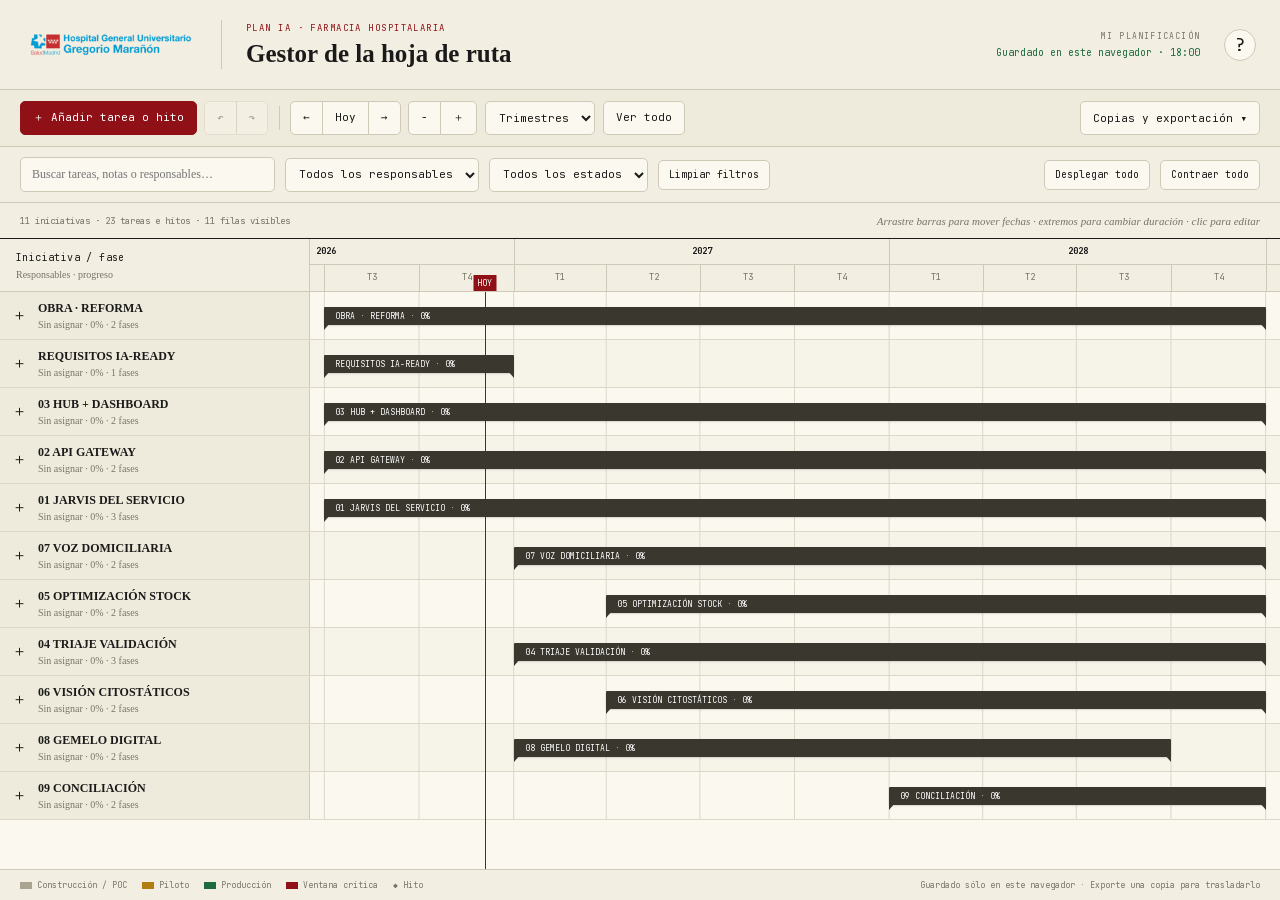
<file: gantt/index.html>
<!doctype html>
<html lang="es">
<head>
  <meta charset="utf-8">
  <meta name="viewport" content="width=device-width,initial-scale=1">
  <meta name="theme-color" content="#8f1117">
  <meta name="description" content="Gestor editable del cronograma del Plan IA de Farmacia HGUGM. Fechas, responsables, tareas e hitos con guardado local.">
  <title>Gestor Gantt · Farmacia HGUGM</title>
  <link rel="icon" href="../gm-icon.png">
  <link rel="stylesheet" href="./styles.css?v=gantt-1">
  <script type="module" src="./app.mjs?v=gantt-1"></script>
</head>
<body>
  <div id="loading" class="loading" role="status">Preparando su planificación…</div>
  <div id="application" class="application" hidden>
    <header class="app-header">
      <a href="../#sec-ruta" class="brand" title="Volver al informe"><img src="../logo-hgugm.png" alt="Hospital General Universitario Gregorio Marañón"></a>
      <div class="heading"><p class="eyebrow">Plan IA · Farmacia Hospitalaria</p><h1>Gestor de la hoja de ruta</h1></div>
      <div class="save-block"><span class="private-label">MI PLANIFICACIÓN</span><span id="saveStatus" role="status">Guardado local</span></div>
      <button id="helpButton" class="icon-button" aria-label="Ayuda del gestor" title="Ayuda">?</button>
    </header>

    <div class="toolbar" aria-label="Controles del cronograma">
      <button id="newButton" class="primary">＋ Añadir tarea o hito</button>
      <div class="button-group"><button id="undoButton" aria-label="Deshacer" title="Deshacer · Ctrl/⌘ Z">↶</button><button id="redoButton" aria-label="Rehacer" title="Rehacer · Ctrl/⌘ Mayús Z">↷</button></div>
      <span class="toolbar-divider"></span>
      <div class="button-group"><button id="panLeft" aria-label="Desplazar el calendario a la izquierda">←</button><button id="todayButton">Hoy</button><button id="panRight" aria-label="Desplazar el calendario a la derecha">→</button></div>
      <div class="button-group"><button id="zoomOut" aria-label="Alejar el diagrama">−</button><button id="zoomIn" aria-label="Acercar el diagrama">＋</button></div>
      <label class="sr-only" for="scaleSelect">Escala de tiempo</label><select id="scaleSelect"><option value="32">Días</option><option value="9">Semanas</option><option value="2.8">Meses</option><option value="0.9">Trimestres</option></select>
      <button id="fitButton">Ver todo</button>
      <div class="toolbar-spacer"></div>
      <details class="export-menu"><summary>Copias y exportación ▾</summary><div>
        <button id="exportButton">Descargar copia JSON</button><button id="csvButton">Exportar tabla CSV</button><button id="importButton">Importar una copia</button>
      </div></details>
      <input id="importFile" type="file" accept=".json,application/json" hidden>
    </div>

    <div class="filters">
      <label class="search"><span class="sr-only">Buscar tareas, notas o responsables</span><input id="searchInput" type="search" placeholder="Buscar tareas, notas o responsables…" autocomplete="off"></label>
      <label><span class="sr-only">Filtrar por responsable</span><select id="ownerFilter"><option value="">Todos los responsables</option></select></label>
      <label><span class="sr-only">Filtrar por estado</span><select id="statusFilter"><option value="">Todos los estados</option><option value="planificado">Planificado</option><option value="curso">En curso</option><option value="completado">Completado</option><option value="bloqueado">Bloqueado</option></select></label>
      <button id="clearFilters">Limpiar filtros</button>
      <div class="toolbar-spacer"></div><button id="expandButton">Desplegar todo</button><button id="collapseButton">Contraer todo</button>
    </div>
    <aside id="storageWarning" class="notice warning" hidden><span id="storageWarningText"></span><button id="recoverRaw">Descargar copia guardada</button><button id="acceptBase">Usar y guardar este plan</button></aside>
    <aside id="remoteNotice" class="notice warning" hidden><span>Otra pestaña ha guardado una versión diferente.</span><button id="loadRemote">Cargar sus cambios</button><button id="keepCurrent">Conservar esta versión</button></aside>
    <div class="board-meta"><span id="rowCount"></span><button id="conflictButton" class="conflict-button" hidden></button><span class="hint">Arrastre barras para mover fechas · extremos para cambiar duración · clic para editar</span></div>

    <main id="timelineViewport" class="timeline-viewport" tabindex="0" aria-label="Cronograma editable. Desplácese horizontalmente; pulse una barra para editarla.">
      <div id="surface" class="surface">
        <div class="calendar-header"><div class="corner"><span>Iniciativa / fase</span><small>Responsables · progreso</small></div><div id="timeAxis" class="time-axis"></div></div>
        <div id="rows"></div><svg id="dependenciesSvg" class="dependencies" aria-hidden="true"></svg><div id="todayLine" class="today-line" aria-hidden="true"></div>
      </div>
      <div id="emptyState" class="empty-state" hidden><h2>No hay elementos que mostrar</h2><p>Pruebe otro filtro o añada una tarea o un hito.</p></div>
    </main>
    <footer class="app-footer"><div class="legend" aria-label="Leyenda de fases"><span><i style="background:#aaa38f"></i>Construcción / POC</span><span><i style="background:#b07d10"></i>Piloto</span><span><i style="background:#1d6b3f"></i>Producción</span><span><i style="background:#8f1117"></i>Ventana crítica</span><span>◆ Hito</span></div><span>Guardado sólo en este navegador · Exporte una copia para trasladarlo</span></footer>
  </div>

  <dialog id="editorDialog" class="editor-dialog" aria-labelledby="editorHeading">
    <form id="taskForm">
      <div class="dialog-header"><div><p class="eyebrow">Ficha del cronograma</p><h2 id="editorHeading">Nuevo elemento</h2></div><button type="button" id="closeEditor" class="icon-button" aria-label="Cerrar ficha">×</button></div>
      <div class="dialog-body">
        <div id="formError" class="form-error" role="alert" hidden></div>
        <label>Título<input id="taskTitle" name="title" required maxlength="300" autocomplete="off"></label>
        <div class="form-grid"><label>Tipo<select id="taskType"><option value="task">Tarea / fase</option><option value="milestone">Hito</option><option value="group">Proyecto con fases</option></select></label><label>Proyecto<select id="taskParent"><option value="">Sin proyecto padre</option></select></label></div>
        <div class="form-grid"><label>Inicio<input id="taskStart" type="date" min="1900-01-01" max="2200-12-31" required></label><label>Fin<input id="taskEnd" type="date" min="1900-01-01" max="2200-12-31" required></label></div>
        <p id="summaryHint" class="field-hint" hidden>Las fechas y el progreso se calculan a partir de las fases. Arrastre la barra del proyecto para moverlas todas; edite cada fase para cambiar su duración.</p>
        <label>Responsables<input id="taskOwners" placeholder="Nombres separados por comas" autocomplete="off"><small>Puede asignar varias personas. Las fases sin asignación heredan las del proyecto.</small></label>
        <div class="form-grid"><label>Estado<select id="taskStatus"><option value="planificado">Planificado</option><option value="curso">En curso</option><option value="completado">Completado</option><option value="bloqueado">Bloqueado</option></select></label><label>Progreso (%)<input id="taskProgress" type="number" min="0" max="100" step="1" required></label></div>
        <label>Fase del plan<select id="taskPhase"><option value="construccion">Construcción / POC</option><option value="piloto">Piloto / sombra / medición</option><option value="produccion">Producción</option><option value="critica">Ventana crítica</option><option value="entrega">Entrega / publicación</option></select></label>
        <label>Notas e información adicional<textarea id="taskNotes" rows="4" maxlength="20000" placeholder="Objetivo, entregables, criterios de cierre, próximos pasos…"></textarea></label>
        <fieldset id="dependenciesField"><legend>Depende de</legend><p class="field-hint">Relación fin → inicio. Si las fechas se solapan, el gestor lo señalará para que pueda revisarlas.</p><div id="dependenciesList" class="dependencies-list"></div></fieldset>
      </div>
      <div class="dialog-actions"><button type="button" id="deleteButton" class="danger quiet">Eliminar</button><span class="toolbar-spacer"></span><button type="button" id="cancelEditor">Cancelar</button><button type="submit" class="primary">Guardar cambios</button></div>
    </form>
  </dialog>
  <dialog id="confirmDialog" class="confirm-dialog" aria-labelledby="confirmTitle"><h2 id="confirmTitle">Confirmar</h2><p id="confirmText"></p><div class="dialog-actions"><button id="confirmCancel">Cancelar</button><button id="confirmAccept" class="primary">Continuar</button></div></dialog>
  <dialog id="helpDialog" class="help-dialog" aria-labelledby="helpHeading"><div class="dialog-header"><h2 id="helpHeading">Su hoja de ruta, editable</h2><button id="closeHelp" class="icon-button" aria-label="Cerrar ayuda">×</button></div><div class="dialog-body">
    <p>El punto de partida conserva el calendario base del informe V1.1: 11 filas y 23 fases. Las fechas se expresaban por trimestre; ahora puede afinarlas. Los responsables están sin asignar y el color de una fase no acredita ejecución.</p>
    <ul><li>Pulse <strong>＋</strong> junto a una iniciativa para desplegar sus fases.</li><li>Pulse una fila o barra para editar fechas, responsables, notas y dependencias.</li><li>Arrastre una barra para moverla, o sus extremos para cambiar la duración. Un proyecto mueve también todas sus fases.</li><li>Arrastre el fondo del calendario, use las flechas o el desplazamiento de su ratón para recorrerlo. Los botones de zoom conservan el centro de la vista.</li><li>Haga doble clic en un espacio vacío del calendario para crear una tarea en esa fecha.</li><li>Con una barra enfocada, las flechas la mueven un día; Mayús mueve siete y Alt cambia el final. Enter abre su ficha.</li><li><strong>Ctrl/⌘ Z</strong> deshace; <strong>Ctrl/⌘ Mayús Z</strong> rehace.</li></ul>
    <p><strong>Sus cambios se guardan en este navegador.</strong> No se envían al hospital ni se sincronizan entre equipos. Descargue una copia JSON para recuperarlos o trasladarlos. El CSV sirve para abrir la tabla en una hoja de cálculo.</p>
  </div></dialog>
  <div id="toast" class="toast" role="status" hidden></div><div id="dragTooltip" class="drag-tooltip" hidden></div>
</body>
</html>
</file>
<file: gantt/styles.css>
@font-face{font-family:Serif;src:url('./fonts/serif.woff2') format('woff2');font-weight:400 700;font-display:swap}
@font-face{font-family:Serif;src:url('./fonts/serif-italic.woff2') format('woff2');font-style:italic;font-weight:400 700;font-display:swap}
@font-face{font-family:Mono;src:url('./fonts/mono.woff2') format('woff2');font-weight:400 700;font-display:swap}
:root{--paper:#f2eee1;--wash:#efebdc;--card:#faf8ef;--ink:#1a1a1a;--muted:#787365;--line:#cfc9b8;--red:#8f1117;--green:#1d6b3f;--label-w:310px;--row-h:48px;--axis-h:54px}
*{box-sizing:border-box}html,body{margin:0;height:100%;background:var(--paper);color:var(--ink);font-family:Serif,Georgia,serif}body{overflow:hidden}[hidden]{display:none!important}button,input,select,textarea,summary{font:inherit}button,summary,select{cursor:pointer}button{border:1px solid var(--line);background:var(--card);color:var(--ink);border-radius:5px;padding:8px 12px;font-family:Mono,monospace;font-size:11px;line-height:1.4;white-space:nowrap}button:hover{border-color:var(--red);background:#eae4d2}button:disabled{opacity:.4;cursor:default}button.primary{background:var(--red);color:#fff;border-color:var(--red)}button.primary:hover{background:#6e0c11}button.danger{color:var(--red)}button.quiet{background:transparent;border-color:transparent}a{color:var(--red)}button:focus-visible,a:focus-visible,summary:focus-visible,input:focus-visible,select:focus-visible,textarea:focus-visible,[tabindex]:focus-visible{outline:3px solid #b07d10;outline-offset:2px}.sr-only{position:absolute;clip:rect(0,0,0,0);width:1px;height:1px;overflow:hidden;white-space:nowrap}.loading{display:grid;place-items:center;height:100vh;padding:30px;text-align:center;font-size:22px}
.application{height:100dvh;display:flex;flex-direction:column}.app-header{display:flex;align-items:center;gap:24px;padding:16px 24px;border-bottom:1px solid var(--line);min-height:90px}.brand{flex:none;border-right:1px solid var(--line);padding-right:22px;display:flex;align-items:center}.brand img{width:175px;height:auto;max-height:52px;object-fit:contain}.eyebrow{font-family:Mono,monospace;text-transform:uppercase;font-size:9px;letter-spacing:.16em;color:var(--red);margin:0 0 6px}h1{font-size:25px;font-weight:600;line-height:1.1;margin:0}.save-block{margin-left:auto;display:flex;flex-direction:column;align-items:flex-end;gap:5px;font:10px Mono,monospace;color:var(--green)}.private-label{font-size:8px;letter-spacing:.15em;color:var(--muted)}.icon-button{width:32px;height:32px;padding:0;border-radius:50%;font-size:18px;flex:none}.toolbar{display:flex;align-items:center;gap:8px;padding:11px 20px;background:var(--wash);border-bottom:1px solid var(--line);flex-wrap:wrap}.button-group{display:flex}.button-group button{border-radius:0;margin-left:-1px}.button-group button:first-child{border-radius:5px 0 0 5px}.button-group button:last-child{border-radius:0 5px 5px 0}.toolbar-divider{height:24px;width:1px;background:var(--line);margin:0 3px}.toolbar-spacer{flex:1}.toolbar select,.filters select{font:11px Mono,monospace;background:var(--card);color:var(--ink);border:1px solid var(--line);border-radius:5px;padding:8px 9px;max-width:230px}.export-menu{position:relative;font:11px Mono,monospace}.export-menu summary{border:1px solid var(--line);border-radius:5px;background:var(--card);padding:9px 12px;list-style:none}.export-menu>div{position:absolute;right:0;top:calc(100% + 5px);z-index:35;width:235px;background:var(--card);border:1px solid var(--line);padding:7px;box-shadow:0 10px 25px #3a372f22}.export-menu button{display:block;width:100%;border:0;text-align:left;white-space:normal}
.filters{padding:10px 20px;display:flex;align-items:center;gap:10px;border-bottom:1px solid var(--line);flex-wrap:wrap}.filters .search{flex:1;min-width:210px;max-width:370px}.filters input{width:100%;border:1px solid var(--line);border-radius:5px;background:var(--card);color:var(--ink);font:12px Serif,serif;padding:9px 11px}.filters button{font-size:10px;padding:7px 10px}.board-meta{display:flex;gap:16px;align-items:center;min-height:35px;padding:7px 20px;font:9px Mono,monospace;color:var(--muted)}.board-meta .hint{margin-left:auto;font:11px Serif,serif;font-style:italic}.conflict-button{color:var(--red);font-size:9px;padding:3px 7px}.notice{display:flex;align-items:center;gap:12px;padding:10px 20px;font-size:13px;flex-wrap:wrap}.warning{border-bottom:1px solid #b07d10;background:#f4e7bd}.notice span{flex:1}.notice button{font-size:10px}
.timeline-viewport{position:relative;flex:1;min-height:180px;overflow:auto;overscroll-behavior:contain;scrollbar-color:#aaa38f var(--wash);background:var(--card);outline-offset:-3px}.surface{position:relative;min-width:100%;min-height:100%;isolation:isolate}.calendar-header{display:grid;grid-template-columns:var(--label-w) 1fr;position:sticky;top:0;height:var(--axis-h);z-index:12;background:var(--paper);border-top:1.5px solid var(--ink);border-bottom:1px solid var(--line)}.corner{position:sticky;left:0;z-index:14;background:var(--paper);border-right:1.5px solid var(--line);display:flex;flex-direction:column;justify-content:center;gap:5px;padding:8px 16px;font:10px Mono,monospace;letter-spacing:.04em}.corner small{font:10px Serif,serif;color:var(--muted);letter-spacing:0}.time-axis{position:relative;overflow:hidden}.axis-period{position:absolute;overflow:hidden;white-space:nowrap;text-align:center;font:9px Mono,monospace;line-height:25px;border-left:1px solid var(--line);height:26px;color:var(--muted)}.axis-period.major{top:0;color:var(--ink);font-weight:700;border-bottom:1px solid var(--line)}.axis-period.minor{top:26px}.gantt-row{display:grid;grid-template-columns:var(--label-w) 1fr;height:var(--row-h);border-bottom:1px solid #ddd7c8;position:relative}.gantt-row:nth-child(even){background:#f6f3e8}.row-label{position:sticky;left:0;z-index:5;display:flex;align-items:center;gap:7px;background:var(--card);padding:5px 10px;border-right:1.5px solid var(--line);min-width:0}.gantt-row:nth-child(even) .row-label{background:#f6f3e8}.gantt-row.group .row-label{background:var(--wash)}.gantt-row.selected .row-label{box-shadow:inset 3px 0 var(--red);background:#ede4ce}.toggle-row{border:0;background:transparent;width:23px;height:26px;padding:0;font-size:15px;flex:none}.toggle-placeholder{width:23px;flex:none}.row-name{border:0;background:transparent;text-align:left;font-family:Serif,serif;min-width:0;overflow:hidden;flex:1;padding:0;white-space:normal}.row-name:hover{background:transparent}.row-name strong{display:block;overflow:hidden;text-overflow:ellipsis;white-space:nowrap;font-size:12px;font-weight:600;line-height:17px}.row-name small{display:block;overflow:hidden;text-overflow:ellipsis;white-space:nowrap;font-size:10px;line-height:15px;color:var(--muted)}.row-track{position:relative;cursor:grab;touch-action:pan-y;background-image:none}.row-track:active{cursor:grabbing}.bar{position:absolute;top:12px;height:24px;min-width:7px;padding:0;border:0;border-radius:3px;background:var(--bar-color);color:white;z-index:4;cursor:grab;touch-action:none;text-align:left;overflow:visible;box-shadow:0 1px 2px #0002}.bar:hover{background:var(--bar-color);filter:brightness(.94);box-shadow:0 0 0 2px #1a1a1a44}.bar.blocked{box-shadow:0 0 0 2px var(--red)}.bar.conflict{outline:1px dashed var(--red);outline-offset:3px}.bar .bar-fill{position:absolute;left:0;top:0;bottom:0;border-radius:3px;background:#0003;pointer-events:none}.bar .bar-text{display:block;position:relative;overflow:hidden;white-space:nowrap;text-overflow:ellipsis;padding:0 11px;font:9px/24px Mono,monospace;pointer-events:none}.bar.summary{height:18px;top:15px;background:#3a372f;border-radius:1px}.bar.summary .bar-text{line-height:18px;font-size:8px}.bar.summary:before,.bar.summary:after{content:'';position:absolute;bottom:-5px;border-top:7px solid #3a372f}.bar.summary:before{left:0;border-right:6px solid transparent}.bar.summary:after{right:0;border-left:6px solid transparent}.bar.milestone{width:16px!important;min-width:16px;height:16px;top:16px;border-radius:1px;transform:translateX(-8px) rotate(45deg);background:var(--red)}.resize-handle{position:absolute;top:0;bottom:0;width:10px;cursor:ew-resize;z-index:6}.resize-handle.start{left:-3px}.resize-handle.end{right:-3px}.resize-handle:after{content:'';position:absolute;top:6px;bottom:6px;left:4px;border-left:1.5px solid #fff9;opacity:0}.bar:hover .resize-handle:after{opacity:1}.dependencies{position:absolute;top:var(--axis-h);left:0;overflow:visible;z-index:2;pointer-events:none}.dependency-path{fill:none;stroke:#8a8579;stroke-width:1.2;opacity:.65}.dependency-path.conflict{stroke:var(--red);stroke-dasharray:4 3;opacity:1}.today-line{position:absolute;top:var(--axis-h);bottom:0;width:1px;background:var(--red);z-index:3;pointer-events:none}.axis-today{position:absolute;bottom:0;transform:translateX(-50%);font:8px Mono,monospace;color:white;background:var(--red);padding:3px 4px;z-index:2}.empty-state{position:absolute;top:95px;left:var(--label-w);padding:35px;text-align:center;max-width:450px}.empty-state h2{font-size:22px;font-weight:500}.empty-state p{color:var(--muted)}
.app-footer{display:flex;align-items:center;justify-content:space-between;gap:15px;padding:10px 20px;border-top:1px solid var(--line);font:8px Mono,monospace;color:var(--muted);flex-wrap:wrap}.legend{display:flex;gap:15px;flex-wrap:wrap}.legend span{display:flex;align-items:center;gap:5px}.legend i{display:inline-block;width:12px;height:7px}
dialog{color:var(--ink);background:var(--card);border:1px solid var(--line);border-radius:8px;padding:0;box-shadow:0 20px 80px #0004;max-height:92dvh}dialog::backdrop{background:#1a1a1a66;backdrop-filter:blur(2px)}.editor-dialog{width:min(700px,95vw)}.dialog-header{display:flex;align-items:center;justify-content:space-between;gap:20px;padding:20px 24px;border-bottom:1px solid var(--line);background:var(--paper)}.dialog-header h2{font-weight:600;font-size:25px;margin:0;line-height:1.15}.dialog-body{padding:22px 24px;overflow-y:auto;max-height:calc(90dvh - 155px)}.dialog-body label{display:flex;flex-direction:column;gap:7px;margin-bottom:15px;font-size:13px;font-weight:600}.dialog-body input,.dialog-body select,.dialog-body textarea{font:14px Serif,serif;border:1px solid var(--line);border-radius:4px;padding:9px 11px;background:#fffdf6;color:var(--ink);width:100%;min-height:39px}.dialog-body input:disabled,.dialog-body select:disabled{background:#eae6d9;color:var(--muted)}.dialog-body textarea{resize:vertical;min-height:90px}.dialog-body label small,.field-hint{font-size:11px;color:var(--muted);font-weight:400;line-height:1.5;margin:0 0 12px}.dialog-body label small{margin:0}.form-grid{display:grid;grid-template-columns:1fr 1fr;gap:18px}.dialog-actions{display:flex;align-items:center;justify-content:flex-end;gap:10px;padding:15px 24px;border-top:1px solid var(--line);background:var(--paper)}fieldset{border:1px solid var(--line);padding:12px 14px;margin:5px 0 0}legend{font-size:13px;font-weight:600;padding:0 6px}.dependencies-list{max-height:150px;overflow:auto}.dependencies-list label{flex-direction:row;align-items:center;font-size:12px;font-weight:400;margin-bottom:5px;gap:8px;cursor:pointer}.dependencies-list input{width:15px;height:15px;min-height:0;padding:0;margin:0;flex:none;accent-color:var(--red)}.dependencies-list .field-hint{margin:0}.form-error{padding:12px 14px;background:#f7dcd5;color:#7d1015;border-left:3px solid var(--red);font-size:13px;margin-bottom:15px}.confirm-dialog{width:min(440px,94vw);padding-top:20px}.confirm-dialog h2,.confirm-dialog>p{margin:0 24px 18px}.confirm-dialog h2{font-size:24px}.confirm-dialog>p{font-size:15px;line-height:1.6}.help-dialog{width:min(700px,94vw)}.help-dialog p,.help-dialog li{font-size:15px;line-height:1.65}.help-dialog li{margin-bottom:9px}.toast{position:fixed;bottom:55px;left:50%;transform:translateX(-50%);z-index:100;background:var(--ink);color:white;padding:12px 20px;border-radius:5px;font-size:13px;box-shadow:0 4px 15px #0003;max-width:90vw}.drag-tooltip{position:fixed;z-index:90;pointer-events:none;background:var(--ink);color:white;font:10px Mono,monospace;padding:8px 10px;border-radius:4px;box-shadow:0 3px 12px #0003;max-width:300px}
@media(max-width:1000px){:root{--label-w:260px}.app-header{gap:15px;padding:12px 16px}.brand img{width:140px}.brand{padding-right:14px}h1{font-size:22px}.toolbar,.filters{padding:9px 12px}.board-meta .hint{display:none}.toolbar-spacer{min-width:0}.app-footer{font-size:8px;gap:8px;padding:8px 12px}}
@media(max-width:650px){:root{--label-w:205px;--row-h:48px}.app-header{min-height:78px;gap:10px;flex-wrap:wrap}.brand{border:0;padding:0}.brand img{width:100px}.heading{flex:1}.eyebrow{font-size:7px}h1{font-size:19px}.save-block{margin-left:110px;align-items:flex-start;flex:1;font-size:8px}.private-label{display:none}.app-header>.icon-button{position:absolute;right:12px;top:41px;width:27px;height:27px}.toolbar{gap:7px}.toolbar button{font-size:10px;padding:7px 10px}.toolbar .toolbar-divider{display:none}.toolbar .toolbar-spacer{display:none}.export-menu{margin-left:auto}.filters{gap:6px}.filters .search{max-width:none;flex-basis:100%}.filters select{max-width:170px;font-size:10px}.filters button{font-size:9px}.filters .toolbar-spacer{display:none}.board-meta{font-size:8px;padding:6px 10px;gap:8px}.row-label{padding-left:5px;gap:3px}.row-name strong{font-size:11px}.row-name small{font-size:9px}.legend{gap:9px}.app-footer>span{display:none}.corner{padding-left:10px;font-size:9px}.empty-state{padding:15px;left:120px}.form-grid{gap:10px}.dialog-body{padding:18px}.dialog-actions{padding:12px 18px}.dialog-header{padding:16px 18px}}
@media(prefers-reduced-motion:reduce){*{scroll-behavior:auto!important}}
</file>
